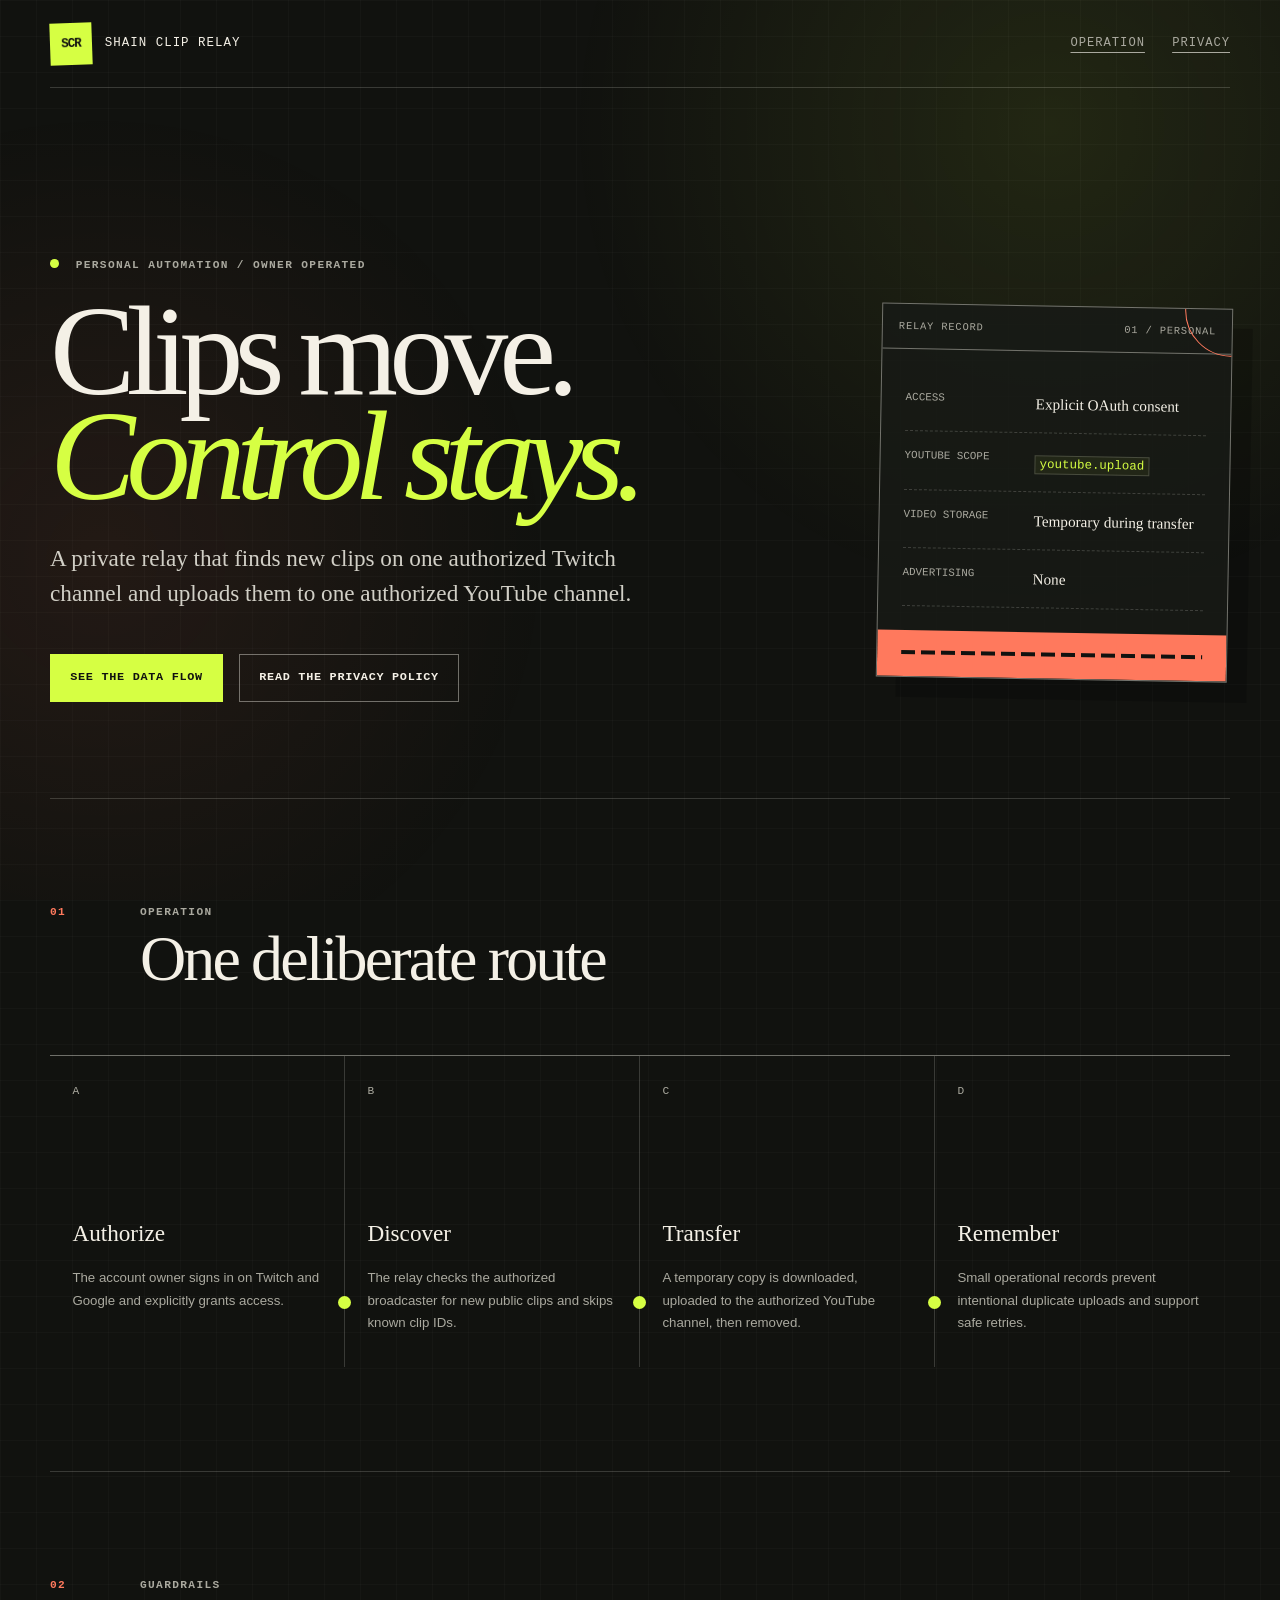
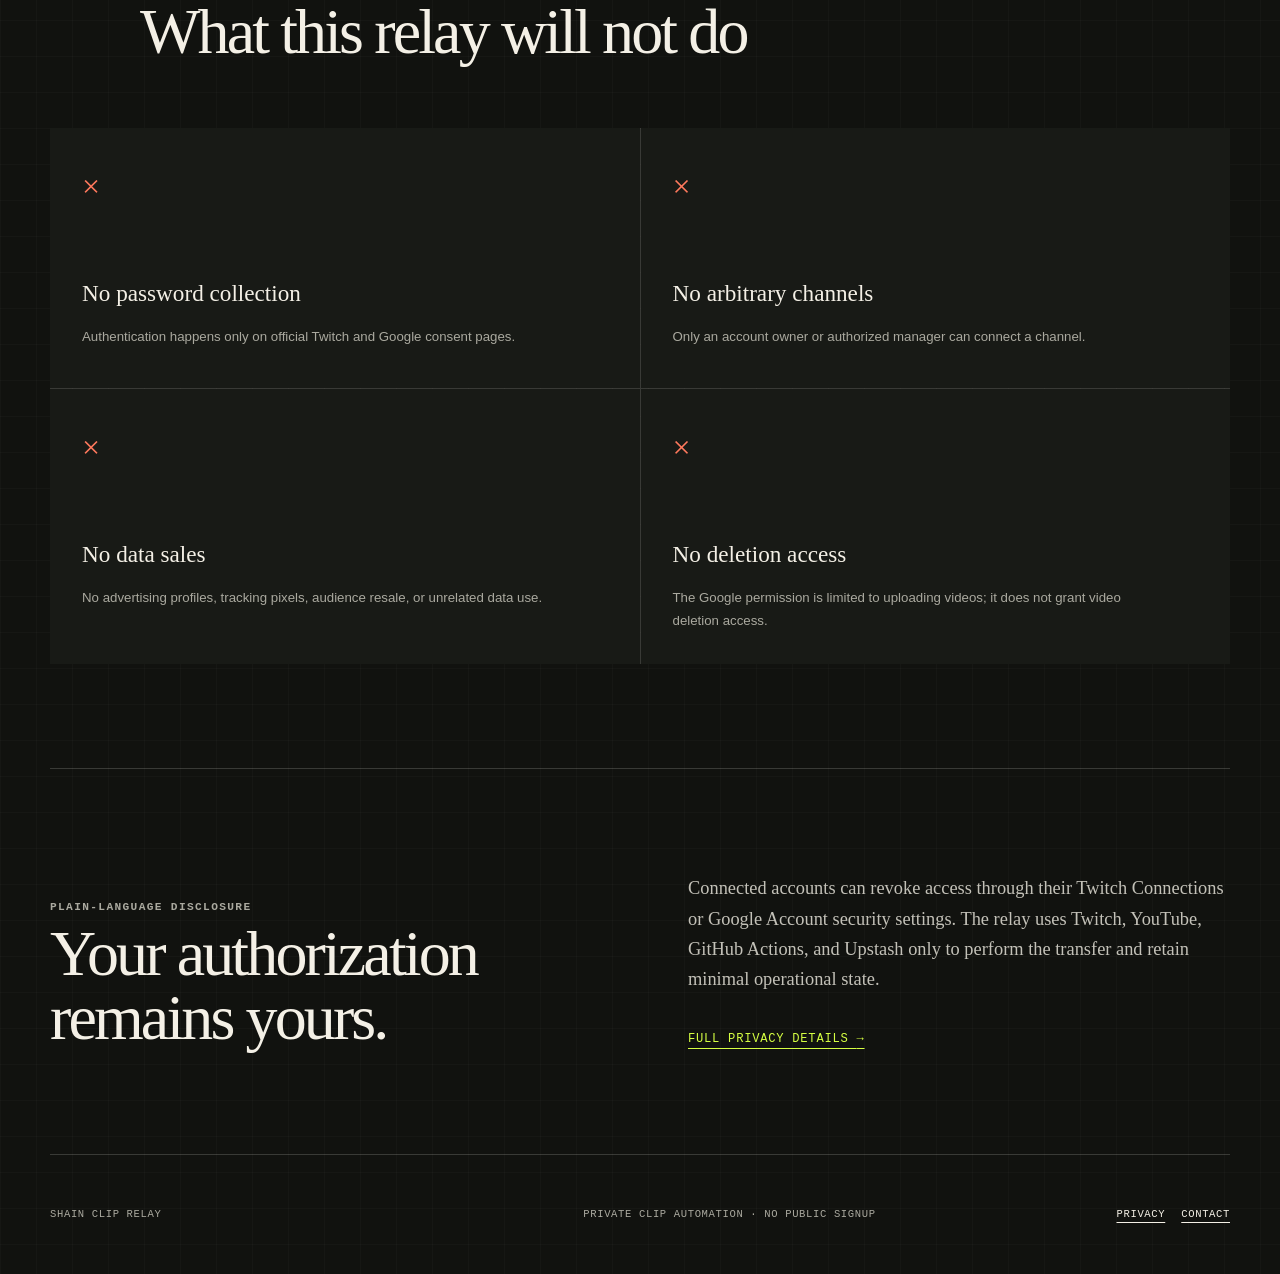
<file: index.html>
<!doctype html>
<html lang="en">
  <head>
    <meta charset="utf-8" />
    <meta name="viewport" content="width=device-width, initial-scale=1" />
    <meta
      name="description"
      content="Shain Clip Relay is a private, account-owner-operated automation that copies authorized Twitch clips to an authorized YouTube channel."
    />
    <meta name="color-scheme" content="dark" />
    <meta name="theme-color" content="#11120f" />
    <title>Shain Clip Relay</title>
    <link rel="stylesheet" href="styles.css" />
  </head>
  <body>
    <a class="skip-link" href="#main">Skip to content</a>

    <div class="page-shell">
      <header class="site-header" aria-label="Primary navigation">
        <a class="wordmark" href="index.html" aria-label="Shain Clip Relay home">
          <span class="wordmark-mark" aria-hidden="true">SCR</span>
          <span>Shain Clip Relay</span>
        </a>
        <nav>
          <a href="#operation">Operation</a>
          <a href="privacy.html">Privacy</a>
        </nav>
      </header>

      <main id="main">
        <section class="hero" aria-labelledby="hero-title">
          <div class="hero-copy">
            <p class="eyebrow"><span class="live-dot"></span> Personal automation / owner operated</p>
            <h1 id="hero-title">Clips move.<br /><em>Control stays.</em></h1>
            <p class="hero-summary">
              A private relay that finds new clips on one authorized Twitch channel and uploads them to one authorized YouTube channel.
            </p>
            <div class="hero-actions">
              <a class="button button-primary" href="#operation">See the data flow</a>
              <a class="button button-quiet" href="privacy.html">Read the privacy policy</a>
            </div>
          </div>

          <aside class="signal-card" aria-label="Service summary">
            <div class="signal-card-header">
              <span>Relay record</span>
              <span>01 / personal</span>
            </div>
            <dl>
              <div>
                <dt>Access</dt>
                <dd>Explicit OAuth consent</dd>
              </div>
              <div>
                <dt>YouTube scope</dt>
                <dd><code>youtube.upload</code></dd>
              </div>
              <div>
                <dt>Video storage</dt>
                <dd>Temporary during transfer</dd>
              </div>
              <div>
                <dt>Advertising</dt>
                <dd>None</dd>
              </div>
            </dl>
            <div class="signal-line" aria-hidden="true"><span></span></div>
          </aside>
        </section>

        <section class="operation section-rule" id="operation" aria-labelledby="operation-title">
          <div class="section-heading">
            <p class="section-number">01</p>
            <div>
              <p class="eyebrow">Operation</p>
              <h2 id="operation-title">One deliberate route</h2>
            </div>
          </div>

          <ol class="route" aria-label="Clip transfer flow">
            <li>
              <span class="route-index">A</span>
              <div>
                <h3>Authorize</h3>
                <p>The account owner signs in on Twitch and Google and explicitly grants access.</p>
              </div>
            </li>
            <li>
              <span class="route-index">B</span>
              <div>
                <h3>Discover</h3>
                <p>The relay checks the authorized broadcaster for new public clips and skips known clip IDs.</p>
              </div>
            </li>
            <li>
              <span class="route-index">C</span>
              <div>
                <h3>Transfer</h3>
                <p>A temporary copy is downloaded, uploaded to the authorized YouTube channel, then removed.</p>
              </div>
            </li>
            <li>
              <span class="route-index">D</span>
              <div>
                <h3>Remember</h3>
                <p>Small operational records prevent intentional duplicate uploads and support safe retries.</p>
              </div>
            </li>
          </ol>
        </section>

        <section class="guardrails section-rule" aria-labelledby="guardrails-title">
          <div class="section-heading">
            <p class="section-number">02</p>
            <div>
              <p class="eyebrow">Guardrails</p>
              <h2 id="guardrails-title">What this relay will not do</h2>
            </div>
          </div>

          <div class="guardrail-grid">
            <article>
              <span aria-hidden="true">×</span>
              <h3>No password collection</h3>
              <p>Authentication happens only on official Twitch and Google consent pages.</p>
            </article>
            <article>
              <span aria-hidden="true">×</span>
              <h3>No arbitrary channels</h3>
              <p>Only an account owner or authorized manager can connect a channel.</p>
            </article>
            <article>
              <span aria-hidden="true">×</span>
              <h3>No data sales</h3>
              <p>No advertising profiles, tracking pixels, audience resale, or unrelated data use.</p>
            </article>
            <article>
              <span aria-hidden="true">×</span>
              <h3>No deletion access</h3>
              <p>The Google permission is limited to uploading videos; it does not grant video deletion access.</p>
            </article>
          </div>
        </section>

        <section class="disclosure section-rule" aria-labelledby="disclosure-title">
          <div>
            <p class="eyebrow">Plain-language disclosure</p>
            <h2 id="disclosure-title">Your authorization remains yours.</h2>
          </div>
          <div>
            <p>
              Connected accounts can revoke access through their Twitch Connections or Google Account security settings. The relay uses Twitch, YouTube, GitHub Actions, and Upstash only to perform the transfer and retain minimal operational state.
            </p>
            <a class="text-link" href="privacy.html">Full privacy details <span aria-hidden="true">→</span></a>
          </div>
        </section>
      </main>

      <footer>
        <p>Shain Clip Relay</p>
        <p>Private clip automation · No public signup</p>
        <div class="footer-links">
          <a href="privacy.html">Privacy</a>
          <a href="https://github.com/shainsethi/shain-clip-relay-site">Contact</a>
        </div>
      </footer>
    </div>
  </body>
</html>
</file>
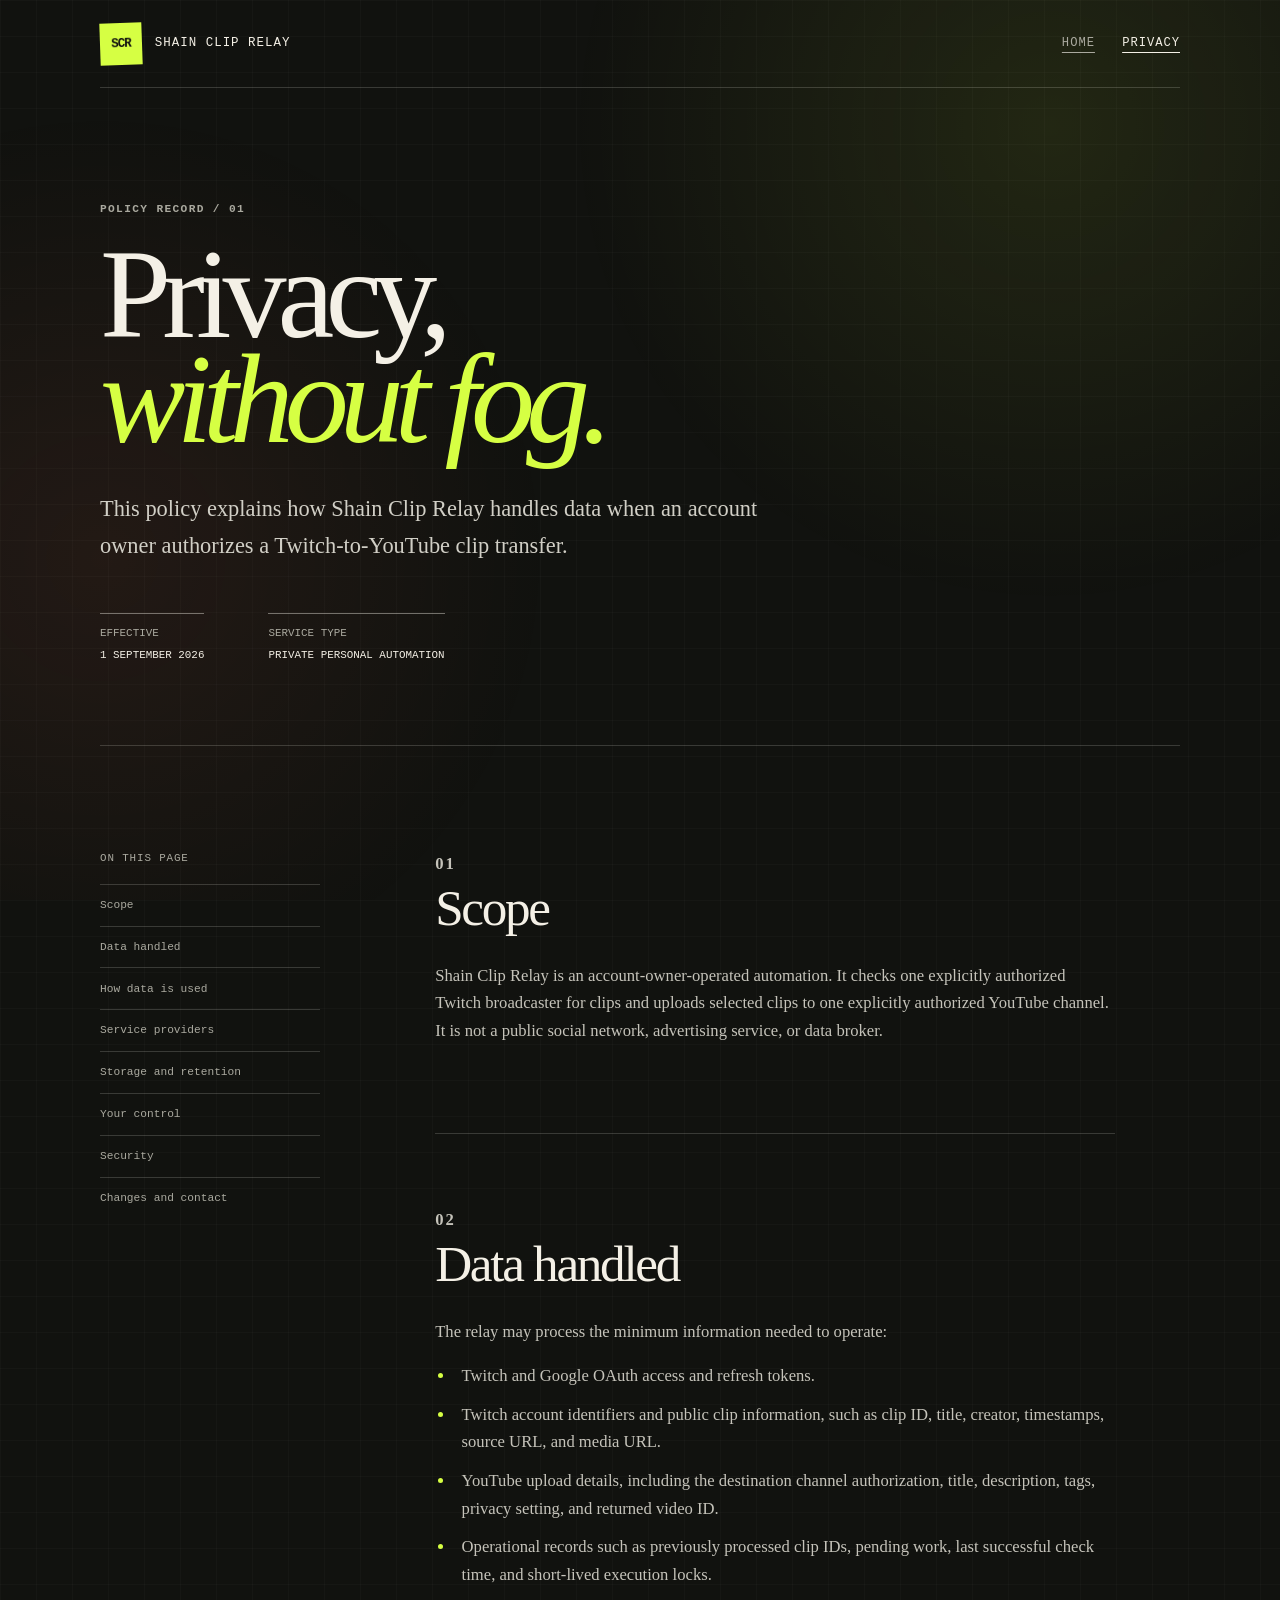
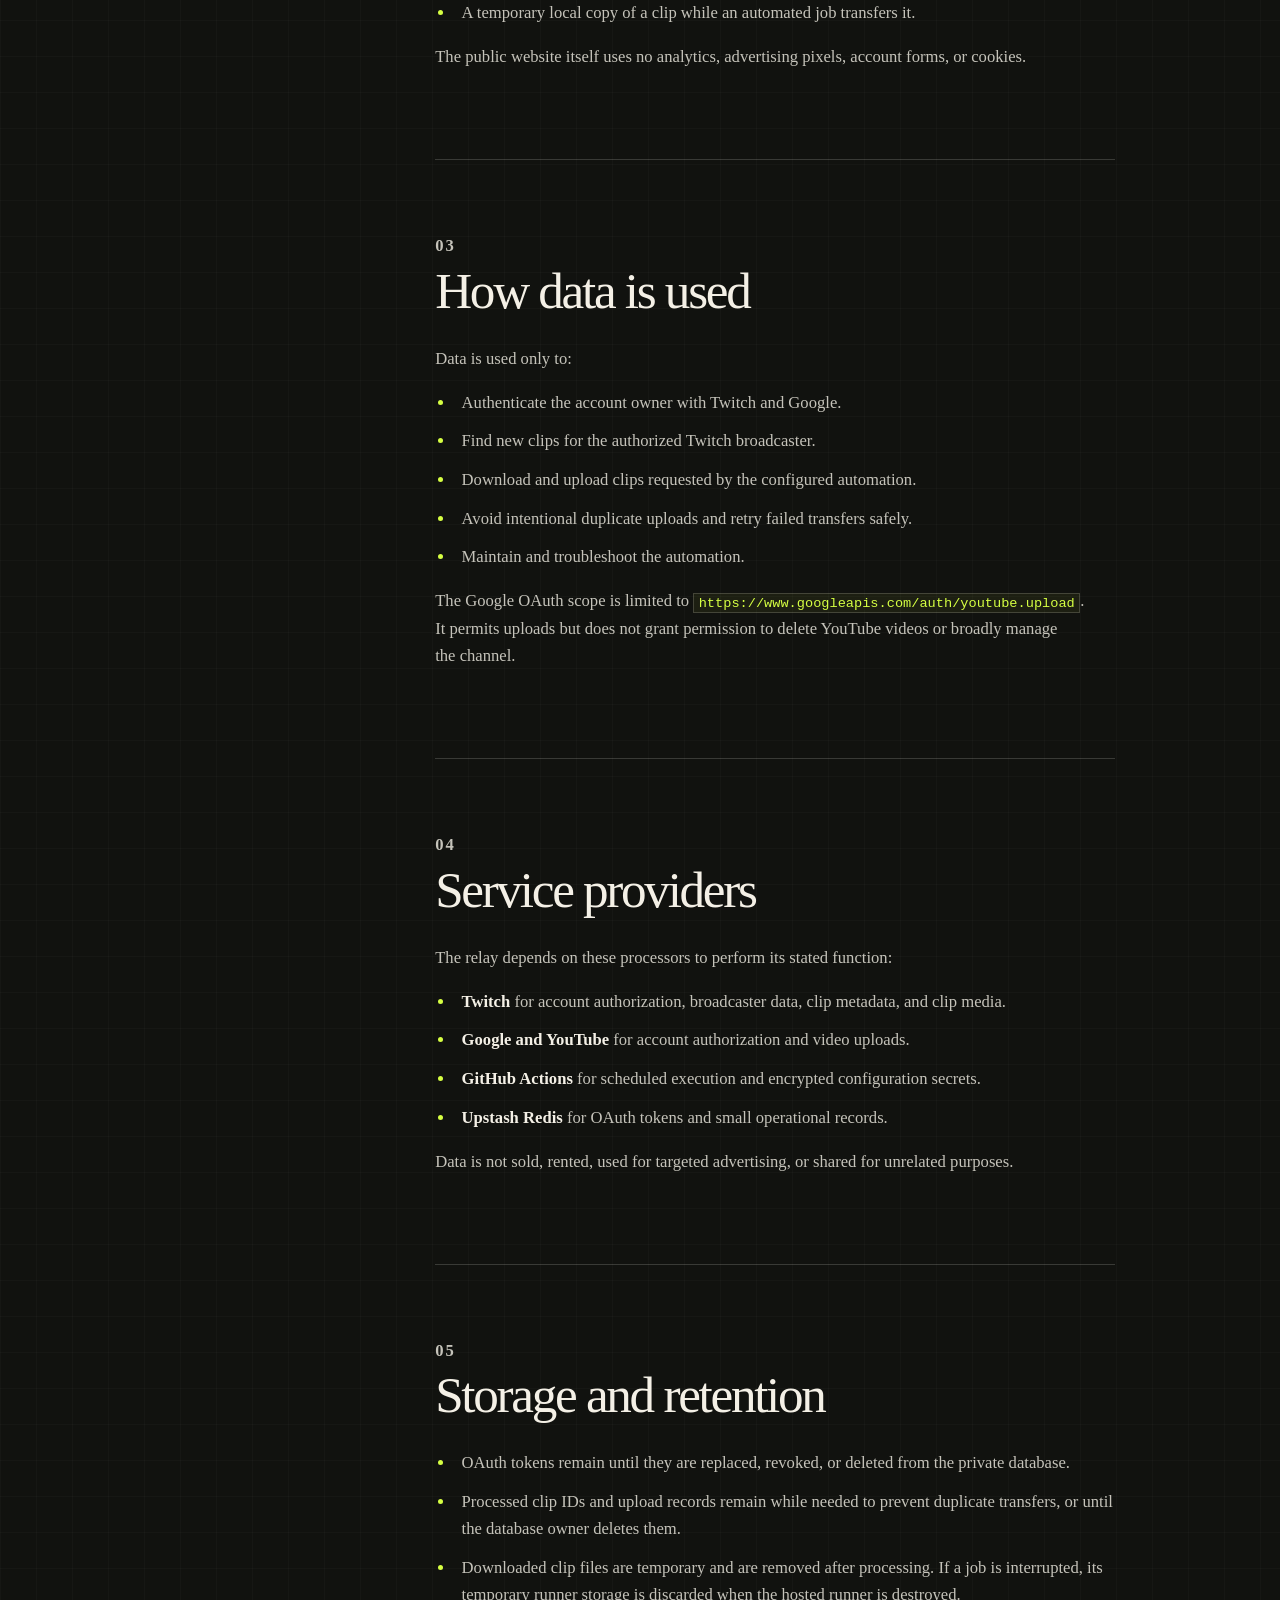
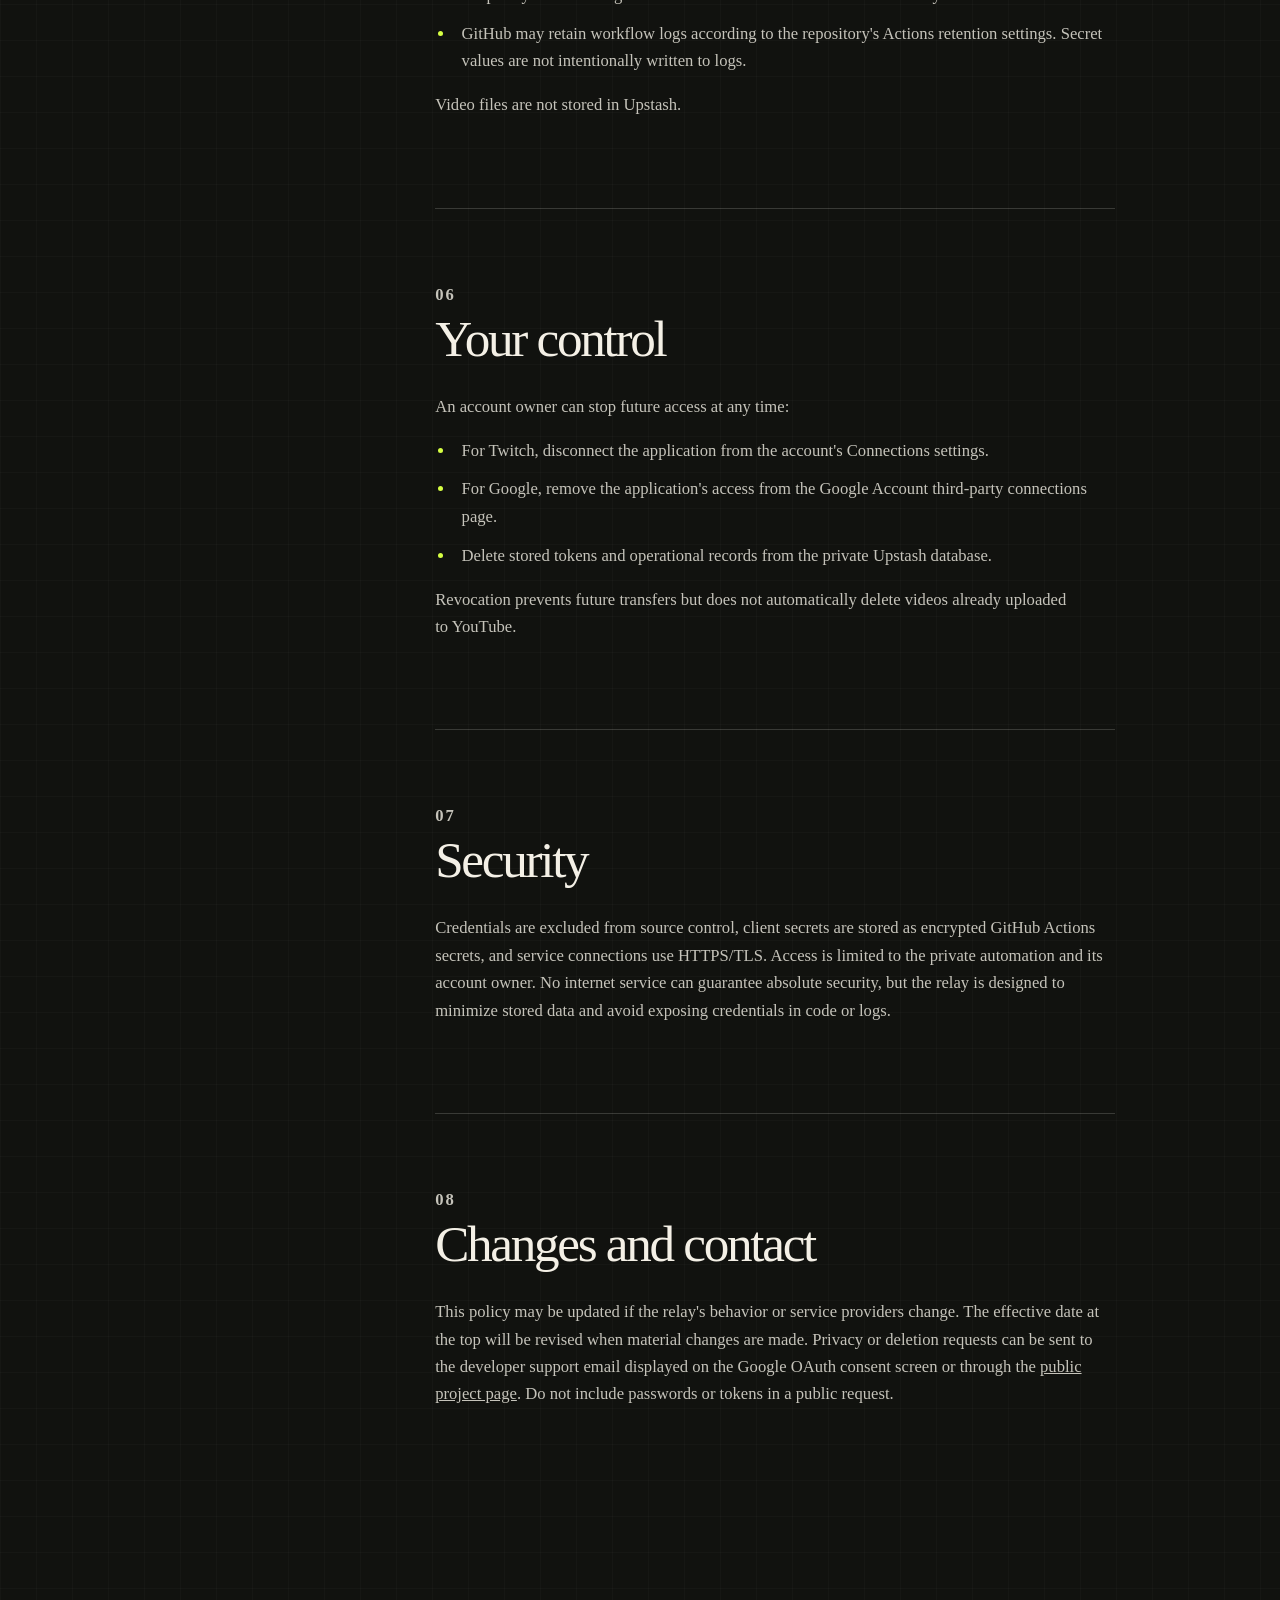
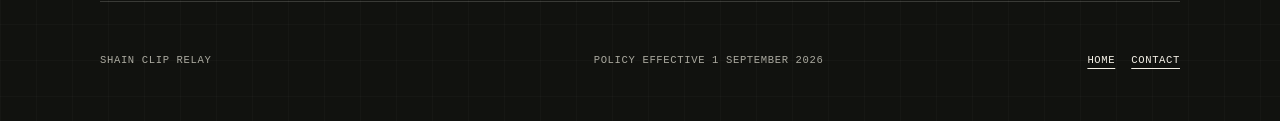
<file: privacy.html>
<!doctype html>
<html lang="en">
  <head>
    <meta charset="utf-8" />
    <meta name="viewport" content="width=device-width, initial-scale=1" />
    <meta
      name="description"
      content="Privacy policy for Shain Clip Relay, a private Twitch-to-YouTube clip automation."
    />
    <meta name="color-scheme" content="dark" />
    <meta name="theme-color" content="#11120f" />
    <title>Privacy Policy · Shain Clip Relay</title>
    <link rel="stylesheet" href="styles.css" />
  </head>
  <body>
    <a class="skip-link" href="#main">Skip to content</a>

    <div class="page-shell legal-shell">
      <header class="site-header" aria-label="Primary navigation">
        <a class="wordmark" href="index.html" aria-label="Shain Clip Relay home">
          <span class="wordmark-mark" aria-hidden="true">SCR</span>
          <span>Shain Clip Relay</span>
        </a>
        <nav>
          <a href="index.html">Home</a>
          <a aria-current="page" href="privacy.html">Privacy</a>
        </nav>
      </header>

      <main id="main">
        <header class="legal-hero">
          <p class="eyebrow">Policy record / 01</p>
          <h1>Privacy,<br /><em>without fog.</em></h1>
          <p class="legal-intro">
            This policy explains how Shain Clip Relay handles data when an account owner authorizes a Twitch-to-YouTube clip transfer.
          </p>
          <dl class="policy-meta">
            <div>
              <dt>Effective</dt>
              <dd>1 September 2026</dd>
            </div>
            <div>
              <dt>Service type</dt>
              <dd>Private personal automation</dd>
            </div>
          </dl>
        </header>

        <div class="legal-layout section-rule">
          <aside class="legal-index" aria-label="Policy sections">
            <p>On this page</p>
            <ol>
              <li><a href="#scope">Scope</a></li>
              <li><a href="#data">Data handled</a></li>
              <li><a href="#use">How data is used</a></li>
              <li><a href="#services">Service providers</a></li>
              <li><a href="#retention">Storage and retention</a></li>
              <li><a href="#control">Your control</a></li>
              <li><a href="#security">Security</a></li>
              <li><a href="#changes">Changes and contact</a></li>
            </ol>
          </aside>

          <article class="legal-copy">
            <section id="scope">
              <p class="legal-number">01</p>
              <h2>Scope</h2>
              <p>
                Shain Clip Relay is an account-owner-operated automation. It checks one explicitly authorized Twitch broadcaster for clips and uploads selected clips to one explicitly authorized YouTube channel. It is not a public social network, advertising service, or data broker.
              </p>
            </section>

            <section id="data">
              <p class="legal-number">02</p>
              <h2>Data handled</h2>
              <p>The relay may process the minimum information needed to operate:</p>
              <ul>
                <li>Twitch and Google OAuth access and refresh tokens.</li>
                <li>Twitch account identifiers and public clip information, such as clip ID, title, creator, timestamps, source URL, and media URL.</li>
                <li>YouTube upload details, including the destination channel authorization, title, description, tags, privacy setting, and returned video ID.</li>
                <li>Operational records such as previously processed clip IDs, pending work, last successful check time, and short-lived execution locks.</li>
                <li>A temporary local copy of a clip while an automated job transfers it.</li>
              </ul>
              <p>The public website itself uses no analytics, advertising pixels, account forms, or cookies.</p>
            </section>

            <section id="use">
              <p class="legal-number">03</p>
              <h2>How data is used</h2>
              <p>Data is used only to:</p>
              <ul>
                <li>Authenticate the account owner with Twitch and Google.</li>
                <li>Find new clips for the authorized Twitch broadcaster.</li>
                <li>Download and upload clips requested by the configured automation.</li>
                <li>Avoid intentional duplicate uploads and retry failed transfers safely.</li>
                <li>Maintain and troubleshoot the automation.</li>
              </ul>
              <p>
                The Google OAuth scope is limited to <code>https://www.googleapis.com/auth/youtube.upload</code>. It permits uploads but does not grant permission to delete YouTube videos or broadly manage the channel.
              </p>
            </section>

            <section id="services">
              <p class="legal-number">04</p>
              <h2>Service providers</h2>
              <p>The relay depends on these processors to perform its stated function:</p>
              <ul>
                <li><strong>Twitch</strong> for account authorization, broadcaster data, clip metadata, and clip media.</li>
                <li><strong>Google and YouTube</strong> for account authorization and video uploads.</li>
                <li><strong>GitHub Actions</strong> for scheduled execution and encrypted configuration secrets.</li>
                <li><strong>Upstash Redis</strong> for OAuth tokens and small operational records.</li>
              </ul>
              <p>Data is not sold, rented, used for targeted advertising, or shared for unrelated purposes.</p>
            </section>

            <section id="retention">
              <p class="legal-number">05</p>
              <h2>Storage and retention</h2>
              <ul>
                <li>OAuth tokens remain until they are replaced, revoked, or deleted from the private database.</li>
                <li>Processed clip IDs and upload records remain while needed to prevent duplicate transfers, or until the database owner deletes them.</li>
                <li>Downloaded clip files are temporary and are removed after processing. If a job is interrupted, its temporary runner storage is discarded when the hosted runner is destroyed.</li>
                <li>GitHub may retain workflow logs according to the repository's Actions retention settings. Secret values are not intentionally written to logs.</li>
              </ul>
              <p>Video files are not stored in Upstash.</p>
            </section>

            <section id="control">
              <p class="legal-number">06</p>
              <h2>Your control</h2>
              <p>An account owner can stop future access at any time:</p>
              <ul>
                <li>For Twitch, disconnect the application from the account's Connections settings.</li>
                <li>For Google, remove the application's access from the Google Account third-party connections page.</li>
                <li>Delete stored tokens and operational records from the private Upstash database.</li>
              </ul>
              <p>Revocation prevents future transfers but does not automatically delete videos already uploaded to YouTube.</p>
            </section>

            <section id="security">
              <p class="legal-number">07</p>
              <h2>Security</h2>
              <p>
                Credentials are excluded from source control, client secrets are stored as encrypted GitHub Actions secrets, and service connections use HTTPS/TLS. Access is limited to the private automation and its account owner. No internet service can guarantee absolute security, but the relay is designed to minimize stored data and avoid exposing credentials in code or logs.
              </p>
            </section>

            <section id="changes">
              <p class="legal-number">08</p>
              <h2>Changes and contact</h2>
              <p>
                This policy may be updated if the relay's behavior or service providers change. The effective date at the top will be revised when material changes are made. Privacy or deletion requests can be sent to the developer support email displayed on the Google OAuth consent screen or through the <a href="https://github.com/shainsethi/shain-clip-relay-site">public project page</a>. Do not include passwords or tokens in a public request.
              </p>
            </section>
          </article>
        </div>
      </main>

      <footer>
        <p>Shain Clip Relay</p>
        <p>Policy effective 1 September 2026</p>
        <div class="footer-links">
          <a href="index.html">Home</a>
          <a href="https://github.com/shainsethi/shain-clip-relay-site">Contact</a>
        </div>
      </footer>
    </div>
  </body>
</html>
</file>
<file: styles.css>
:root {
  --ink: #f4f0e6;
  --muted: #aaa99f;
  --paper: #11120f;
  --paper-raised: #181a16;
  --line: rgba(244, 240, 230, 0.18);
  --line-strong: rgba(244, 240, 230, 0.42);
  --signal: #d6ff43;
  --ember: #ff795d;
  --serif: Georgia, "Times New Roman", serif;
  --mono: "Courier New", Courier, monospace;
  --sans: Verdana, Geneva, sans-serif;
}

* {
  box-sizing: border-box;
}

html {
  scroll-behavior: smooth;
}

body {
  min-width: 320px;
  margin: 0;
  color: var(--ink);
  background:
    linear-gradient(rgba(255, 255, 255, 0.018) 1px, transparent 1px),
    linear-gradient(90deg, rgba(255, 255, 255, 0.018) 1px, transparent 1px),
    var(--paper);
  background-size: 36px 36px;
  font-family: var(--sans);
  line-height: 1.65;
}

body::before {
  position: fixed;
  inset: 0;
  z-index: -1;
  background:
    radial-gradient(circle at 82% 14%, rgba(214, 255, 67, 0.09), transparent 30rem),
    radial-gradient(circle at 8% 62%, rgba(255, 121, 93, 0.08), transparent 28rem);
  content: "";
  pointer-events: none;
}

a {
  color: inherit;
}

a:focus-visible,
button:focus-visible {
  outline: 3px solid var(--signal);
  outline-offset: 4px;
}

.skip-link {
  position: fixed;
  top: 1rem;
  left: 1rem;
  z-index: 20;
  padding: 0.7rem 1rem;
  color: var(--paper);
  background: var(--signal);
  font-family: var(--mono);
  font-size: 0.8rem;
  transform: translateY(-180%);
  transition: transform 160ms ease;
}

.skip-link:focus {
  transform: translateY(0);
}

.page-shell {
  width: min(1180px, calc(100% - 3rem));
  margin: 0 auto;
}

.site-header {
  display: flex;
  align-items: center;
  justify-content: space-between;
  min-height: 88px;
  border-bottom: 1px solid var(--line);
}

.wordmark {
  display: inline-flex;
  align-items: center;
  gap: 0.8rem;
  font-family: var(--mono);
  font-size: 0.78rem;
  letter-spacing: 0.08em;
  text-decoration: none;
  text-transform: uppercase;
}

.wordmark-mark {
  display: grid;
  width: 42px;
  height: 42px;
  place-items: center;
  color: var(--paper);
  background: var(--signal);
  font-weight: 700;
  letter-spacing: -0.08em;
  transform: rotate(-2deg);
}

.site-header nav {
  display: flex;
  gap: 1.7rem;
  font-family: var(--mono);
  font-size: 0.76rem;
  letter-spacing: 0.08em;
  text-transform: uppercase;
}

.site-header nav a {
  color: var(--muted);
  text-decoration-thickness: 1px;
  text-underline-offset: 0.35rem;
}

.site-header nav a:hover,
.site-header nav a[aria-current="page"] {
  color: var(--ink);
}

.hero {
  display: grid;
  grid-template-columns: minmax(0, 1.55fr) minmax(280px, 0.75fr);
  gap: clamp(3rem, 8vw, 8rem);
  align-items: end;
  min-height: 710px;
  padding: 7rem 0 6rem;
}

.eyebrow,
.section-number,
.legal-number {
  margin: 0;
  color: var(--muted);
  font-family: var(--mono);
  font-size: 0.7rem;
  font-weight: 700;
  letter-spacing: 0.12em;
  text-transform: uppercase;
}

.live-dot {
  display: inline-block;
  width: 0.55rem;
  height: 0.55rem;
  margin-right: 0.55rem;
  border-radius: 50%;
  background: var(--signal);
  box-shadow: 0 0 0 0 rgba(214, 255, 67, 0.4);
  animation: pulse 2.2s infinite;
}

@keyframes pulse {
  50% {
    box-shadow: 0 0 0 0.5rem rgba(214, 255, 67, 0);
  }
}

h1,
h2,
h3,
p {
  text-wrap: pretty;
}

h1 {
  max-width: 850px;
  margin: 1.5rem 0 2rem;
  font-family: var(--serif);
  font-size: clamp(4.2rem, 10vw, 8.8rem);
  font-weight: 400;
  letter-spacing: -0.07em;
  line-height: 0.82;
}

h1 em {
  color: var(--signal);
  font-weight: 400;
}

.hero-summary {
  max-width: 620px;
  margin: 0;
  color: #d1cfc6;
  font-family: var(--serif);
  font-size: clamp(1.15rem, 2vw, 1.45rem);
  line-height: 1.55;
}

.hero-actions {
  display: flex;
  flex-wrap: wrap;
  gap: 1rem;
  margin-top: 2.6rem;
}

.button {
  display: inline-flex;
  min-height: 48px;
  align-items: center;
  justify-content: center;
  padding: 0.8rem 1.2rem;
  border: 1px solid var(--line-strong);
  font-family: var(--mono);
  font-size: 0.74rem;
  font-weight: 700;
  letter-spacing: 0.06em;
  text-decoration: none;
  text-transform: uppercase;
  transition: background-color 160ms ease, color 160ms ease, transform 160ms ease;
}

.button:hover {
  transform: translateY(-2px);
}

.button-primary {
  border-color: var(--signal);
  color: var(--paper);
  background: var(--signal);
}

.button-primary:hover {
  background: #e2ff76;
}

.button-quiet:hover {
  color: var(--paper);
  background: var(--ink);
}

.signal-card {
  position: relative;
  overflow: hidden;
  border: 1px solid var(--line-strong);
  background: rgba(24, 26, 22, 0.82);
  box-shadow: 20px 20px 0 rgba(0, 0, 0, 0.2);
  transform: translateY(-1.4rem) rotate(1deg);
}

.signal-card::before {
  position: absolute;
  top: -45px;
  right: -45px;
  width: 90px;
  height: 90px;
  border: 1px solid var(--ember);
  border-radius: 50%;
  content: "";
}

.signal-card-header {
  display: flex;
  justify-content: space-between;
  padding: 0.85rem 1rem;
  border-bottom: 1px solid var(--line-strong);
  color: var(--muted);
  font-family: var(--mono);
  font-size: 0.65rem;
  letter-spacing: 0.08em;
  text-transform: uppercase;
}

.signal-card dl {
  margin: 0;
  padding: 1.5rem;
}

.signal-card dl div {
  display: grid;
  grid-template-columns: 0.8fr 1.2fr;
  gap: 1rem;
  padding: 1rem 0;
  border-bottom: 1px dashed var(--line);
}

.signal-card dt,
.signal-card dd {
  margin: 0;
}

.signal-card dt {
  color: var(--muted);
  font-family: var(--mono);
  font-size: 0.68rem;
  text-transform: uppercase;
}

.signal-card dd {
  font-family: var(--serif);
  font-size: 0.95rem;
}

code {
  padding: 0.12em 0.32em;
  border: 1px solid var(--line);
  color: var(--signal);
  background: rgba(214, 255, 67, 0.06);
  font-family: var(--mono);
  font-size: 0.82em;
  overflow-wrap: anywhere;
}

.signal-line {
  height: 46px;
  padding: 20px 1.5rem;
  background: var(--ember);
}

.signal-line span {
  display: block;
  height: 4px;
  background: repeating-linear-gradient(90deg, var(--paper) 0 14px, transparent 14px 20px);
}

.section-rule {
  padding: 6.5rem 0;
  border-top: 1px solid var(--line);
}

.section-heading {
  display: grid;
  grid-template-columns: 90px 1fr;
  margin-bottom: 4rem;
}

.section-number,
.legal-number {
  color: var(--ember);
}

h2 {
  margin: 0.35rem 0 0;
  font-family: var(--serif);
  font-size: clamp(2.4rem, 5vw, 4.4rem);
  font-weight: 400;
  letter-spacing: -0.045em;
  line-height: 1;
}

.route {
  display: grid;
  grid-template-columns: repeat(4, 1fr);
  margin: 0;
  padding: 0;
  border-top: 1px solid var(--line-strong);
  list-style: none;
}

.route li {
  position: relative;
  min-height: 300px;
  padding: 1.25rem 1.4rem 2rem;
  border-right: 1px solid var(--line);
}

.route li:last-child {
  border-right: 0;
}

.route li::after {
  position: absolute;
  right: -7px;
  bottom: 3.6rem;
  z-index: 2;
  width: 13px;
  height: 13px;
  border-radius: 50%;
  background: var(--signal);
  content: "";
}

.route li:last-child::after {
  display: none;
}

.route-index {
  color: var(--muted);
  font-family: var(--mono);
  font-size: 0.7rem;
}

.route h3,
.guardrail-grid h3 {
  margin: 7rem 0 0.9rem;
  font-family: var(--serif);
  font-size: 1.45rem;
  font-weight: 400;
}

.route p,
.guardrail-grid p {
  margin: 0;
  color: var(--muted);
  font-size: 0.83rem;
  line-height: 1.7;
}

.guardrail-grid {
  display: grid;
  grid-template-columns: repeat(2, 1fr);
  gap: 1px;
  background: var(--line);
}

.guardrail-grid article {
  min-height: 260px;
  padding: 2rem;
  background: var(--paper-raised);
}

.guardrail-grid article > span {
  color: var(--ember);
  font-family: var(--serif);
  font-size: 2rem;
}

.guardrail-grid h3 {
  margin-top: 3.8rem;
}

.disclosure {
  display: grid;
  grid-template-columns: 1fr 1fr;
  gap: 6rem;
  align-items: end;
}

.disclosure p:not(.eyebrow) {
  margin: 0 0 1.8rem;
  color: #c3c1b8;
  font-family: var(--serif);
  font-size: 1.15rem;
}

.text-link {
  color: var(--signal);
  font-family: var(--mono);
  font-size: 0.76rem;
  letter-spacing: 0.06em;
  text-underline-offset: 0.35rem;
  text-transform: uppercase;
}

footer {
  display: grid;
  grid-template-columns: 1fr 1fr auto;
  gap: 1rem;
  align-items: center;
  min-height: 120px;
  border-top: 1px solid var(--line);
  color: var(--muted);
  font-family: var(--mono);
  font-size: 0.66rem;
  letter-spacing: 0.06em;
  text-transform: uppercase;
}

footer p {
  margin: 0;
}

footer a {
  color: var(--ink);
  text-underline-offset: 0.3rem;
}

.footer-links {
  display: flex;
  gap: 1rem;
}

.legal-shell {
  width: min(1080px, calc(100% - 3rem));
}

.legal-hero {
  padding: 7rem 0 5rem;
}

.legal-hero h1 {
  margin-bottom: 2.4rem;
  font-size: clamp(4rem, 10vw, 8rem);
}

.legal-intro {
  max-width: 680px;
  color: #d1cfc6;
  font-family: var(--serif);
  font-size: clamp(1.15rem, 2vw, 1.4rem);
}

.policy-meta {
  display: flex;
  gap: 4rem;
  margin: 3rem 0 0;
  font-family: var(--mono);
  font-size: 0.68rem;
  text-transform: uppercase;
}

.policy-meta div {
  padding-top: 0.7rem;
  border-top: 1px solid var(--line-strong);
}

.policy-meta dt {
  color: var(--muted);
}

.policy-meta dd {
  margin: 0.25rem 0 0;
}

.legal-layout {
  display: grid;
  grid-template-columns: 220px minmax(0, 680px);
  gap: clamp(3rem, 9vw, 9rem);
  align-items: start;
}

.legal-index {
  position: sticky;
  top: 2rem;
}

.legal-index > p {
  margin: 0 0 1rem;
  color: var(--muted);
  font-family: var(--mono);
  font-size: 0.68rem;
  letter-spacing: 0.08em;
  text-transform: uppercase;
}

.legal-index ol {
  margin: 0;
  padding: 0;
  list-style: none;
}

.legal-index li {
  border-top: 1px solid var(--line);
}

.legal-index a {
  display: block;
  padding: 0.7rem 0;
  color: var(--muted);
  font-family: var(--mono);
  font-size: 0.7rem;
  text-decoration: none;
}

.legal-index a:hover {
  color: var(--signal);
}

.legal-copy section {
  padding: 0 0 4.5rem;
  scroll-margin-top: 2rem;
}

.legal-copy section + section {
  padding-top: 4.5rem;
  border-top: 1px solid var(--line);
}

.legal-copy h2 {
  margin: 0.3rem 0 1.8rem;
  font-size: clamp(2rem, 4vw, 3.3rem);
}

.legal-copy p,
.legal-copy li {
  color: #c5c3ba;
  font-family: var(--serif);
  font-size: 1.04rem;
}

.legal-copy ul {
  padding-left: 1.25rem;
}

.legal-copy li {
  margin-bottom: 0.7rem;
  padding-left: 0.4rem;
}

.legal-copy li::marker {
  color: var(--signal);
}

.legal-copy strong {
  color: var(--ink);
}

@media (max-width: 860px) {
  .hero {
    grid-template-columns: 1fr;
    min-height: auto;
    padding-top: 5rem;
  }

  .signal-card {
    max-width: 520px;
    transform: none;
  }

  .route {
    grid-template-columns: repeat(2, 1fr);
  }

  .route li:nth-child(2) {
    border-right: 0;
  }

  .route li:nth-child(-n + 2) {
    border-bottom: 1px solid var(--line);
  }

  .route li::after {
    display: none;
  }

  .disclosure {
    grid-template-columns: 1fr;
    gap: 2.5rem;
  }

  .legal-layout {
    grid-template-columns: 1fr;
  }

  .legal-index {
    position: static;
    columns: 2;
  }
}

@media (max-width: 580px) {
  .page-shell,
  .legal-shell {
    width: min(100% - 1.5rem, 1180px);
  }

  .site-header {
    min-height: 74px;
  }

  .wordmark > span:last-child {
    display: none;
  }

  .site-header nav {
    gap: 1rem;
    font-size: 0.66rem;
  }

  .hero {
    padding: 4rem 0;
  }

  h1 {
    font-size: clamp(3.3rem, 18vw, 5.3rem);
  }

  .section-rule {
    padding: 4.5rem 0;
  }

  .section-heading {
    grid-template-columns: 48px 1fr;
  }

  .route,
  .guardrail-grid {
    grid-template-columns: 1fr;
  }

  .route li,
  .route li:nth-child(2) {
    min-height: 230px;
    border-right: 0;
    border-bottom: 1px solid var(--line);
  }

  .route li:last-child {
    border-bottom: 0;
  }

  .route h3 {
    margin-top: 4.5rem;
  }

  .policy-meta {
    flex-direction: column;
    gap: 1.4rem;
  }

  .legal-index {
    columns: 1;
  }

  footer {
    grid-template-columns: 1fr auto;
    padding: 1.4rem 0;
  }

  footer p:nth-child(2) {
    display: none;
  }
}

@media (prefers-reduced-motion: reduce) {
  html {
    scroll-behavior: auto;
  }

  *,
  *::before,
  *::after {
    animation-duration: 0.01ms !important;
    animation-iteration-count: 1 !important;
    transition-duration: 0.01ms !important;
  }
}
</file>
